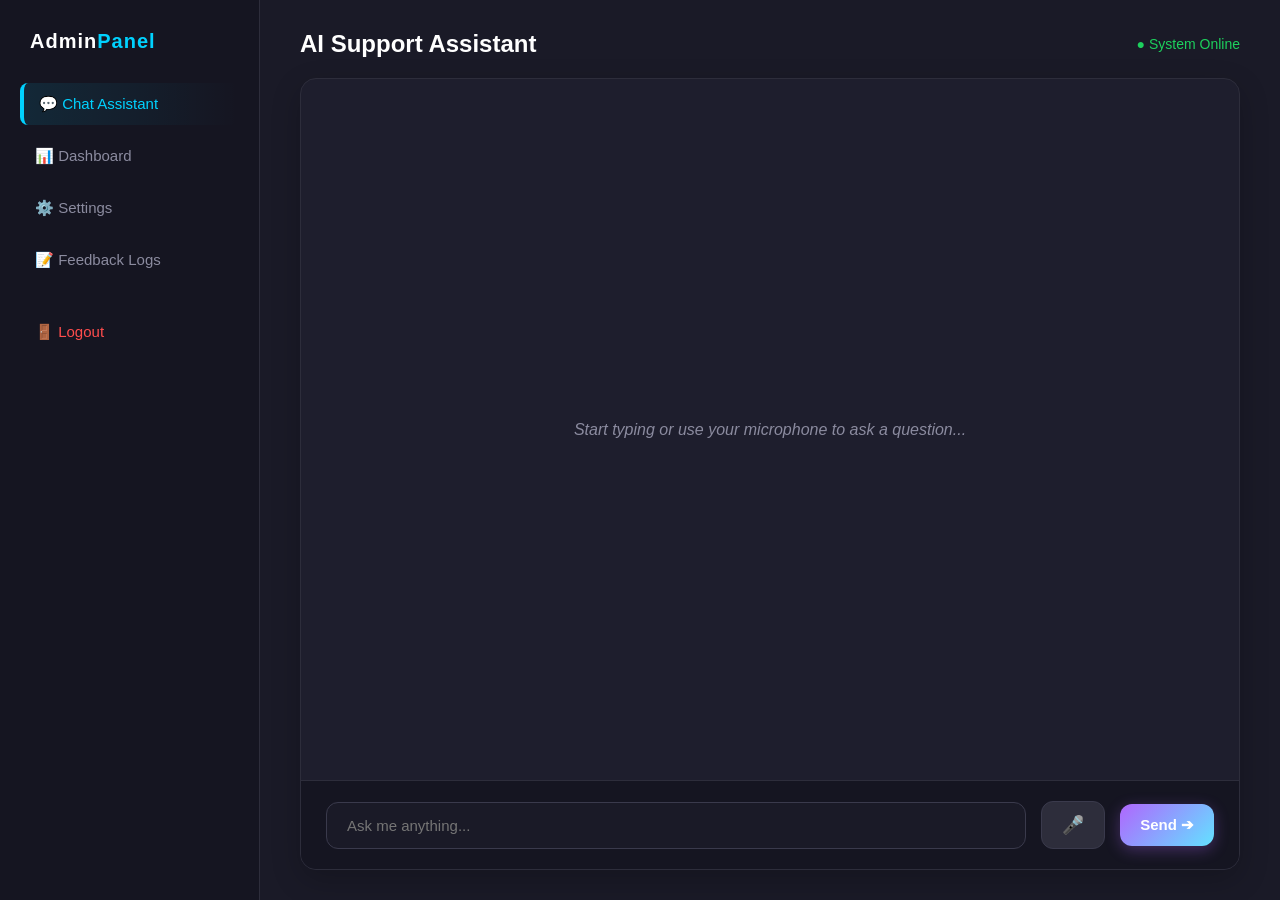
<file: templates/index.html>
<!DOCTYPE html>
<html lang="en">
<head>
    <meta charset="UTF-8">
    <meta name="viewport" content="width=device-width, initial-scale=1.0">
    <title>AI Assistant Chat</title>
    <style>
        /* RESET & BASE */
        * { box-sizing: border-box; margin: 0; padding: 0; font-family: 'Segoe UI', Tahoma, Geneva, Verdana, sans-serif; }
        body { background-color: #1a1a27 !important; color: #fff !important; display: flex; height: 100vh; overflow: hidden; }

        /* LAYOUT: SIDEBAR + MAIN CONTENT */
        .dashboard-wrapper { display: flex; width: 100%; height: 100vh; }
        
        /* SIDEBAR (Matches Dashboard) */
        .sidebar {
            width: 260px;
            background-color: #151521;
            padding: 30px 20px;
            display: flex;
            flex-direction: column;
            gap: 30px;
            border-right: 1px solid #2d2d3b;
        }
        .sidebar h2 { color: #fff; font-size: 20px; padding-left: 10px; letter-spacing: 1px; }
        .nav-menu { display: flex; flex-direction: column; gap: 10px; }
        .nav-menu a {
            text-decoration: none; color: #8b8b9f; padding: 12px 15px; border-radius: 8px;
            font-size: 15px; font-weight: 500; transition: all 0.3s ease; display: flex; align-items: center; gap: 10px;
        }
        .nav-menu a:hover { background-color: #1e1e2d; color: #fff; }
        .nav-menu a.active { background: linear-gradient(90deg, rgba(0,210,255,0.1) 0%, transparent 100%); color: #00d2ff; border-left: 4px solid #00d2ff; }

        /* MAIN CONTENT AREA */
        .main-content {
            flex: 1;
            display: flex;
            flex-direction: column;
            padding: 30px 40px;
            background-color: #1a1a27;
            height: 100vh;
        }
        .header-top { margin-bottom: 20px; display: flex; justify-content: space-between; align-items: center; }
        .header-top h1 { font-size: 24px; font-weight: 600; }

        /* CHAT INTERFACE */
        .chat-panel {
            background-color: #1e1e2d;
            border-radius: 16px;
            box-shadow: 0 10px 30px rgba(0,0,0,0.2);
            flex: 1;
            display: flex;
            flex-direction: column;
            overflow: hidden;
            border: 1px solid #2d2d3b;
        }

        #chatBox {
            flex: 1;
            padding: 25px;
            overflow-y: auto;
            display: flex;
            flex-direction: column;
            gap: 15px;
        }

        /* Message Bubbles */
        .msg-container { display: flex; flex-direction: column; max-width: 80%; }
        .msg-container.user { align-self: flex-end; align-items: flex-end; }
        .msg-container.ai { align-self: flex-start; align-items: flex-start; }

        .bubble { padding: 12px 18px; border-radius: 16px; font-size: 15px; line-height: 1.5; box-shadow: 0 4px 6px rgba(0,0,0,0.1); }
        
        .bubble.user { background: linear-gradient(135deg, #00d2ff 0%, #3a7bd5 100%); color: white; border-bottom-right-radius: 4px; }
        .bubble.ai { background: #2d2d3b; color: #e1e1e6; border: 1px solid #3a3a4c; border-bottom-left-radius: 4px; }

        /* Feedback Buttons */
        .feedback-btns { margin-top: 8px; display: flex; gap: 8px; }
        .feedback-btns button {
            background: #151521; border: 1px solid #3a3a4c; color: #8b8b9f; padding: 4px 10px;
            border-radius: 20px; cursor: pointer; font-size: 12px; transition: 0.2s;
        }
        .feedback-btns button:hover { background: #00d2ff; color: #000; border-color: #00d2ff; }

        /* Input Area */
        .input-area { padding: 20px 25px; background-color: #151521; border-top: 1px solid #2d2d3b; display: flex; gap: 15px; align-items: center; }
        
        #userQuestion {
            flex: 1; padding: 14px 20px; border-radius: 12px; border: 1px solid #3a3a4c;
            background: #1a1a27; color: white; font-size: 15px; transition: 0.3s;
        }
        #userQuestion:focus { outline: none; border-color: #00d2ff; box-shadow: 0 0 10px rgba(0,210,255,0.2); }
        
        .action-btn {
            padding: 12px 20px; border-radius: 12px; border: none; cursor: pointer; font-weight: bold; font-size: 15px; transition: 0.3s;
        }
        #micBtn { background-color: #2d2d3b; color: white; font-size: 18px; border: 1px solid #3a3a4c; }
        #micBtn:hover { background-color: #3a3a4c; }
        .send-btn { background: linear-gradient(135deg, #b066fe 0%, #63e2ff 100%); color: white; box-shadow: 0 4px 15px rgba(176,102,254,0.3); }
        .send-btn:hover { opacity: 0.9; transform: translateY(-1px); }

        /* Custom Scrollbar */
        ::-webkit-scrollbar { width: 8px; }
        ::-webkit-scrollbar-track { background: transparent; }
        ::-webkit-scrollbar-thumb { background: #3a3a4c; border-radius: 4px; }
        ::-webkit-scrollbar-thumb:hover { background: #8b8b9f; }
    </style>
</head>
<body>

    <div class="dashboard-wrapper">
        <aside class="sidebar">
            <h2>Admin<span style="color: #00d2ff;">Panel</span></h2>
            <nav class="nav-menu">
                <a href="/" class="active">💬 Chat Assistant</a>
                <a href="/dashboard">📊 Dashboard</a>
                <a href="/admin">⚙️ Settings</a>
                <a href="/feedback-logs">📝 Feedback Logs</a>
                <a href="/logout" style="margin-top: 20px; color: #ff4d4d;">🚪 Logout</a>
            </nav>
        </aside>

        <main class="main-content">
            <div class="header-top">
                <h1>AI Support Assistant</h1>
                <div style="color: #1DD05D; font-size: 14px; font-weight: 500;">● System Online</div>
            </div>

            <div class="chat-panel">
                <div id="chatBox">
                    <div style="color: #8b8b9f; font-style: italic; text-align: center; margin-top: auto; margin-bottom: auto;">
                        Start typing or use your microphone to ask a question...
                    </div>
                </div>

                <div class="input-area">
                    <input type="text" id="userQuestion" placeholder="Ask me anything..." onkeypress="handleKeyPress(event)">
                    
                    <button type="button" id="micBtn" class="action-btn" onclick="startSpeechToText()" title="Use Microphone">
                        🎤
                    </button>
                    
                    <button type="button" onclick="askQuestion()" class="action-btn send-btn">
                        Send ➔
                    </button>
                </div>
            </div>
        </main>
    </div>

    <script>
        function handleKeyPress(event) { if (event.key === "Enter") askQuestion(); }

        function sendFeedback(chatId, rating) {
            fetch("/feedback", {
                method: "POST",
                headers: { "Content-Type": "application/json" },
                body: JSON.stringify({ chat_id: chatId, rating: rating })
            }).then(() => alert("Thanks for your feedback!"));
        }

        // --- NEW: Browser Text-to-Speech Function ---
        function speakAnswer(text) {
            if ('speechSynthesis' in window) {
                // Stop any current speaking before starting a new one
                window.speechSynthesis.cancel(); 
                
                const utterance = new SpeechSynthesisUtterance(text);
                utterance.rate = 1.0; // Speed (1.0 is normal)
                utterance.pitch = 1.0; // Voice pitch
                
                window.speechSynthesis.speak(utterance);
            } else {
                console.log("Text-to-speech not supported in this browser.");
            }
        }

        function askQuestion() {
            const inputField = document.getElementById("userQuestion");
            const questionText = inputField.value.trim();
            const chatBox = document.getElementById("chatBox");

            if (questionText === "") return;
            if (chatBox.innerText.includes("Start typing or use your microphone")) chatBox.innerHTML = "";

            // Inject User Bubble
            chatBox.innerHTML += `
                <div class="msg-container user">
                    <div class="bubble user">${questionText}</div>
                </div>
            `;
            inputField.value = "";
            chatBox.scrollTop = chatBox.scrollHeight;

            const formData = new FormData();
            formData.append("question", questionText);

            // Fetch AI Answer
            fetch("/ask", { method: "POST", body: formData })
            .then(response => response.json())
            .then(data => {
                
                // USE THE REAL ID SENT FROM APP.PY
                const chatId = data.chat_id; 
                
                // Inject AI Bubble with Feedback Buttons using the real ID
                chatBox.innerHTML += `
                    <div class="msg-container ai">
                        <div class="bubble ai">${data.answer}</div>
                        <div class="feedback-btns">
                            <button onclick="sendFeedback(${chatId}, 'up')">👍 Helpful</button>
                            <button onclick="sendFeedback(${chatId}, 'down')">👎 Not Helpful</button>
                        </div>
                    </div>
                `;
                chatBox.scrollTop = chatBox.scrollHeight;

                // --- NEW: Trigger the voice to read the answer! ---
                speakAnswer(data.answer);
            })
            .catch(error => {
                chatBox.innerHTML += `<div class="msg-container ai"><div class="bubble ai" style="border-color: #ff0844; color: #ff0844;">⚠️ Connection Error.</div></div>`;
            });
        }

        function startSpeechToText() {
            const micBtn = document.getElementById("micBtn");
            const inputField = document.getElementById("userQuestion");
            const SpeechRecognition = window.SpeechRecognition || window.webkitSpeechRecognition;
            if (!SpeechRecognition) { alert("Voice input not supported in this browser!"); return; }
            
            const recognition = new SpeechRecognition();
            
            micBtn.style.backgroundColor = "#ff0844";
            micBtn.style.color = "#fff";
            
            recognition.start();
            
            recognition.onresult = function(event) {
                inputField.value = event.results[0][0].transcript;
                askQuestion();
            };
            
            recognition.onend = function() {
                micBtn.style.backgroundColor = "#2d2d3b";
                micBtn.style.color = "#fff";
            };
        }
    </script>
</body>
</html>
</file>
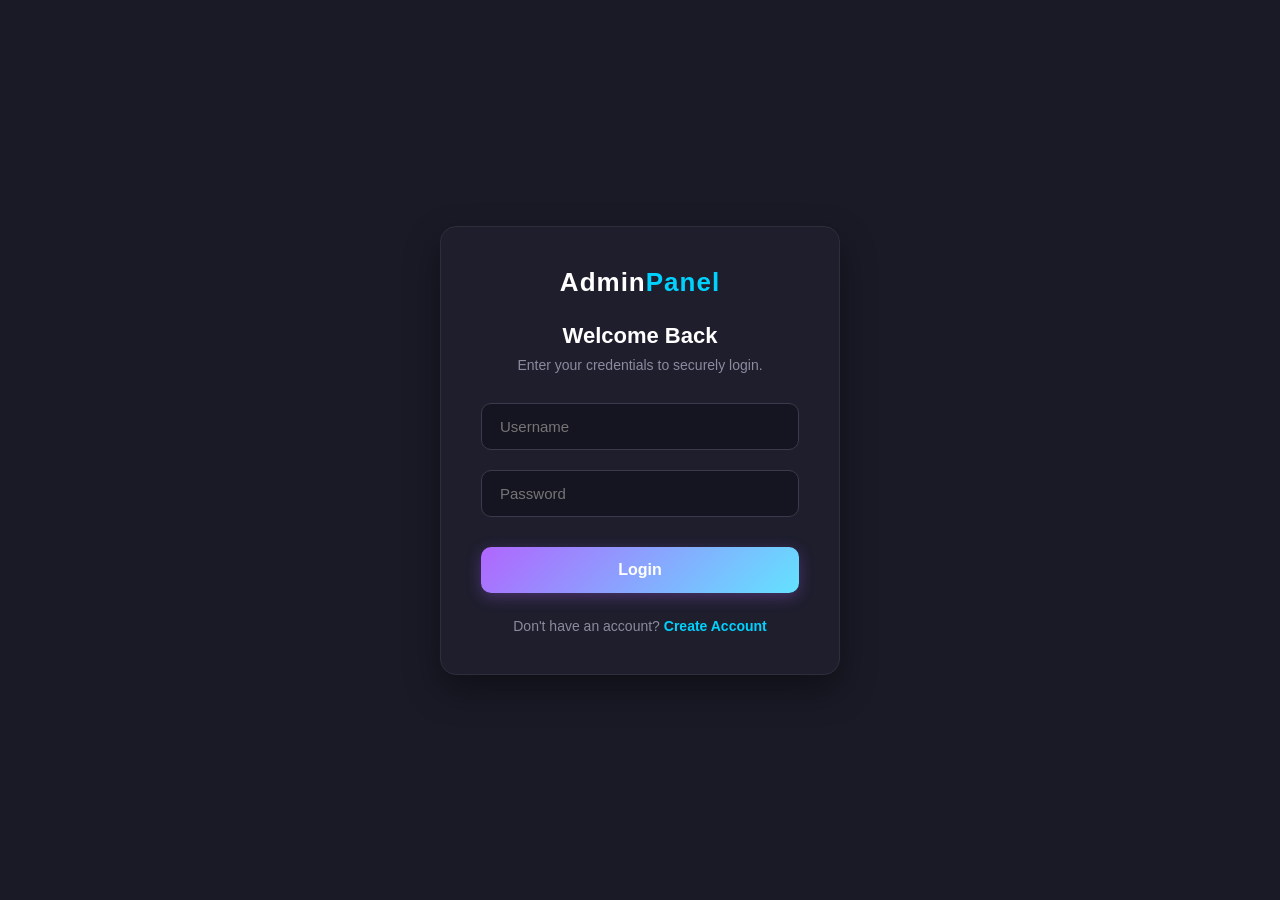
<file: templates/login.html>
<!DOCTYPE html>
<html lang="en">
<head>
    <meta charset="UTF-8">
    <meta name="viewport" content="width=device-width, initial-scale=1.0">
    <title>Admin Login</title>
    <style>
        /* RESET & BASE */
        * { box-sizing: border-box; margin: 0; padding: 0; font-family: 'Segoe UI', Tahoma, Geneva, Verdana, sans-serif; }
        
        /* Centered Full-Screen Background */
        body { 
            background-color: #1a1a27 !important; 
            color: #fff !important; 
            display: flex; 
            justify-content: center; 
            align-items: center; 
            height: 100vh; 
            overflow: hidden; 
        }

        /* LOGIN CARD */
        .login-card {
            background-color: #1e1e2d;
            border-radius: 16px;
            padding: 40px;
            width: 100%;
            max-width: 400px;
            box-shadow: 0 15px 35px rgba(0,0,0,0.4);
            border: 1px solid #2d2d3b;
            text-align: center;
        }

        /* HEADER & LOGO */
        .logo { font-size: 26px; font-weight: bold; margin-bottom: 25px; color: #fff; letter-spacing: 1px; }
        .logo span { color: #00d2ff; }
        .login-card h2 { font-size: 22px; margin-bottom: 8px; font-weight: 600; }
        .login-card p { color: #8b8b9f; font-size: 14px; margin-bottom: 30px; }

        /* INPUT FIELDS */
        .input-group { margin-bottom: 20px; text-align: left; }
        
        .theme-input {
            width: 100%; padding: 14px 18px; border-radius: 10px; border: 1px solid #3a3a4c;
            background: #151521; color: white; font-size: 15px; transition: 0.3s;
        }
        .theme-input:focus { outline: none; border-color: #b066fe; box-shadow: 0 0 10px rgba(176,102,254,0.2); }

        /* NEON BUTTON */
        .btn-submit {
            width: 100%; padding: 14px; border-radius: 10px; font-weight: bold; cursor: pointer; border: none;
            color: white; font-size: 16px; transition: 0.3s;
            background: linear-gradient(135deg, #b066fe 0%, #63e2ff 100%);
            box-shadow: 0 4px 15px rgba(176,102,254,0.3);
            margin-top: 10px;
        }
        .btn-submit:hover { opacity: 0.9; transform: translateY(-1px); }

        /* FOOTER LINK */
        .footer-link { margin-top: 25px; color: #8b8b9f; font-size: 14px; }
        .footer-link a { color: #00d2ff; text-decoration: none; font-weight: bold; transition: 0.2s; }
        .footer-link a:hover { color: #b066fe; }
    </style>
</head>
<body>

    <div class="login-card">
        <div class="logo">Admin<span>Panel</span></div>
        
        <h2>Welcome Back</h2>
        <p>Enter your credentials to securely login.</p>

        <form method="POST">
            <div class="input-group">
                <input type="text" name="username" placeholder="Username" required class="theme-input">
            </div>
            
            <div class="input-group">
                <input type="password" name="password" placeholder="Password" required class="theme-input">
            </div>
            
            <button type="submit" class="btn-submit">Login</button>
        </form>

        <div class="footer-link">
            Don't have an account? <a href="/register">Create Account</a>
        </div>
    </div>

</body>
</html>
</file>
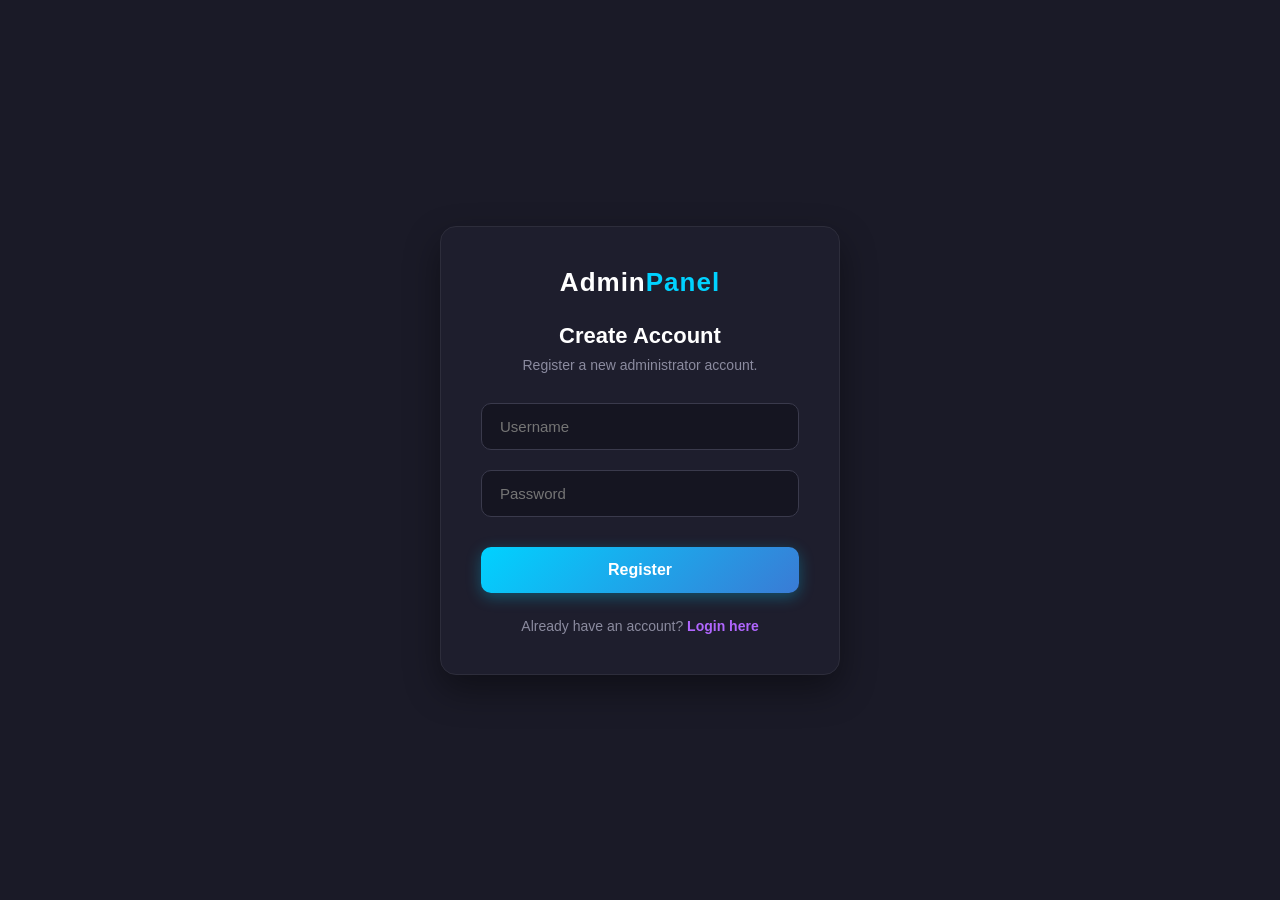
<file: templates/register.html>
<!DOCTYPE html>
<html lang="en">
<head>
    <meta charset="UTF-8">
    <meta name="viewport" content="width=device-width, initial-scale=1.0">
    <title>Create Account</title>
    <style>
        /* RESET & BASE */
        * { box-sizing: border-box; margin: 0; padding: 0; font-family: 'Segoe UI', Tahoma, Geneva, Verdana, sans-serif; }
        
        /* Centered Full-Screen Background */
        body { 
            background-color: #1a1a27 !important; 
            color: #fff !important; 
            display: flex; 
            justify-content: center; 
            align-items: center; 
            height: 100vh; 
            overflow: hidden; 
        }

        /* REGISTER CARD */
        .register-card {
            background-color: #1e1e2d;
            border-radius: 16px;
            padding: 40px;
            width: 100%;
            max-width: 400px;
            box-shadow: 0 15px 35px rgba(0,0,0,0.4);
            border: 1px solid #2d2d3b;
            text-align: center;
        }

        /* HEADER & LOGO */
        .logo { font-size: 26px; font-weight: bold; margin-bottom: 25px; color: #fff; letter-spacing: 1px; }
        .logo span { color: #00d2ff; }
        .register-card h2 { font-size: 22px; margin-bottom: 8px; font-weight: 600; }
        .register-card p { color: #8b8b9f; font-size: 14px; margin-bottom: 30px; }

        /* INPUT FIELDS */
        .input-group { margin-bottom: 20px; text-align: left; }
        
        .theme-input {
            width: 100%; padding: 14px 18px; border-radius: 10px; border: 1px solid #3a3a4c;
            background: #151521; color: white; font-size: 15px; transition: 0.3s;
        }
        .theme-input:focus { outline: none; border-color: #b066fe; box-shadow: 0 0 10px rgba(176,102,254,0.2); }

        /* NEON BUTTON */
        .btn-submit {
            width: 100%; padding: 14px; border-radius: 10px; font-weight: bold; cursor: pointer; border: none;
            color: white; font-size: 16px; transition: 0.3s;
            background: linear-gradient(135deg, #00d2ff 0%, #3a7bd5 100%); /* Blue gradient for register */
            box-shadow: 0 4px 15px rgba(0, 210, 255, 0.3);
            margin-top: 10px;
        }
        .btn-submit:hover { opacity: 0.9; transform: translateY(-1px); }

        /* FOOTER LINK */
        .footer-link { margin-top: 25px; color: #8b8b9f; font-size: 14px; }
        .footer-link a { color: #b066fe; text-decoration: none; font-weight: bold; transition: 0.2s; }
        .footer-link a:hover { color: #00d2ff; }
    </style>
</head>
<body>

    <div class="register-card">
        <div class="logo">Admin<span>Panel</span></div>
        
        <h2>Create Account</h2>
        <p>Register a new administrator account.</p>

        <form method="POST">
            <div class="input-group">
                <input type="text" name="username" placeholder="Username" required class="theme-input">
            </div>
            
            <div class="input-group">
                <input type="password" name="password" placeholder="Password" required class="theme-input">
            </div>
            
            <button type="submit" class="btn-submit">Register</button>
        </form>

        <div class="footer-link">
            Already have an account? <a href="/login">Login here</a>
        </div>
    </div>

</body>
</html>
</file>
